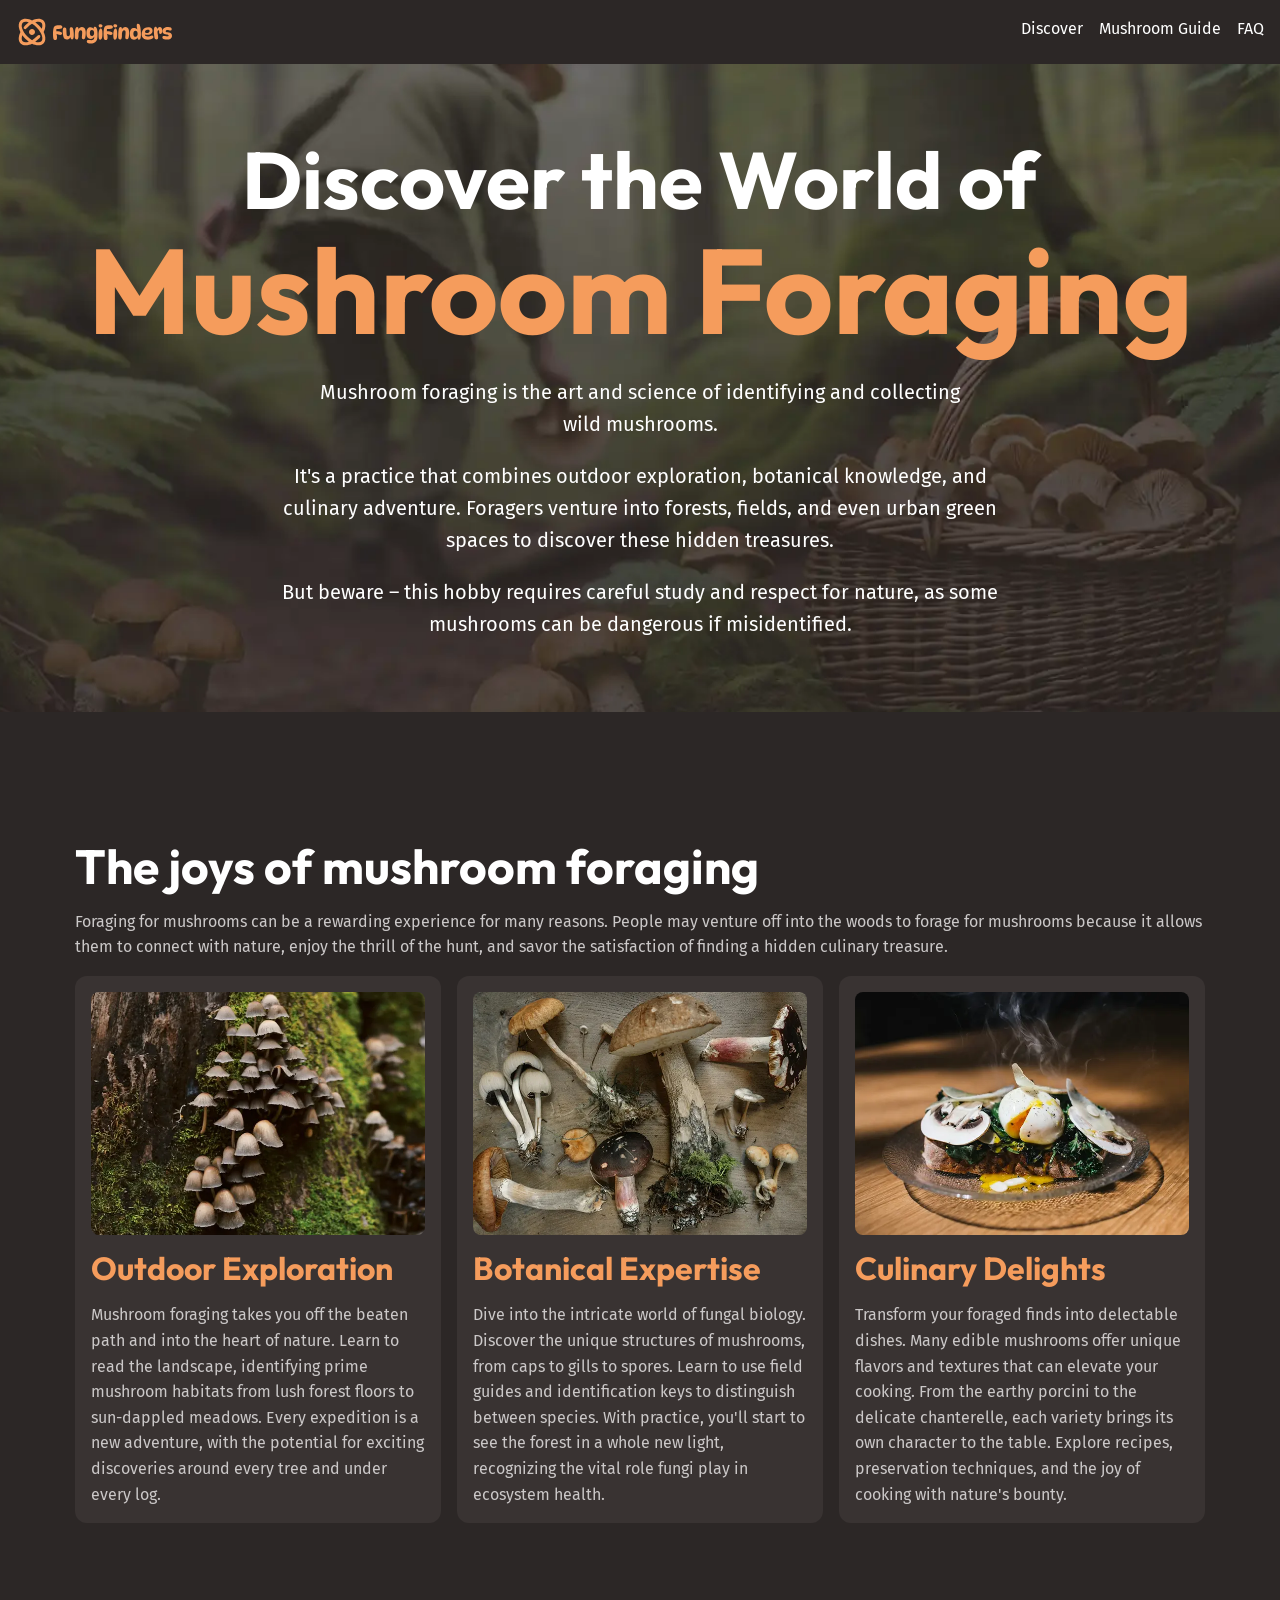
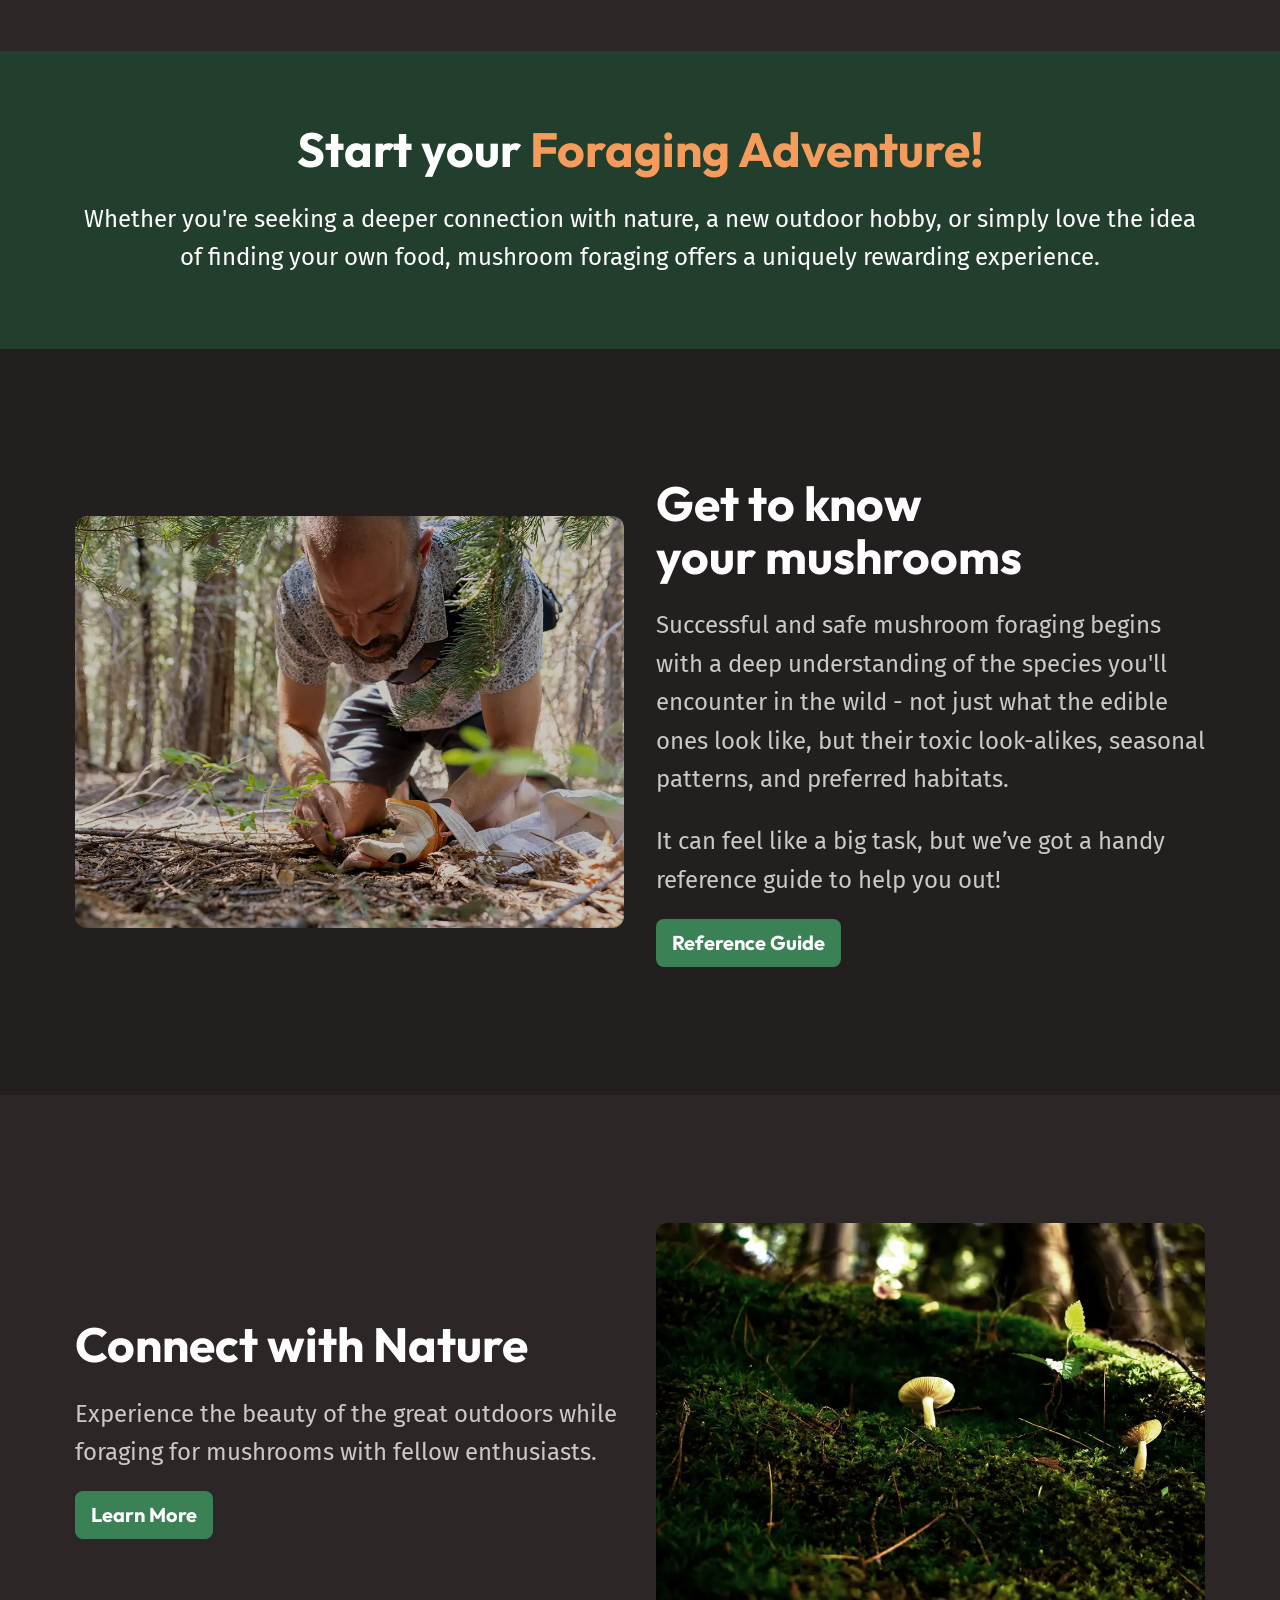
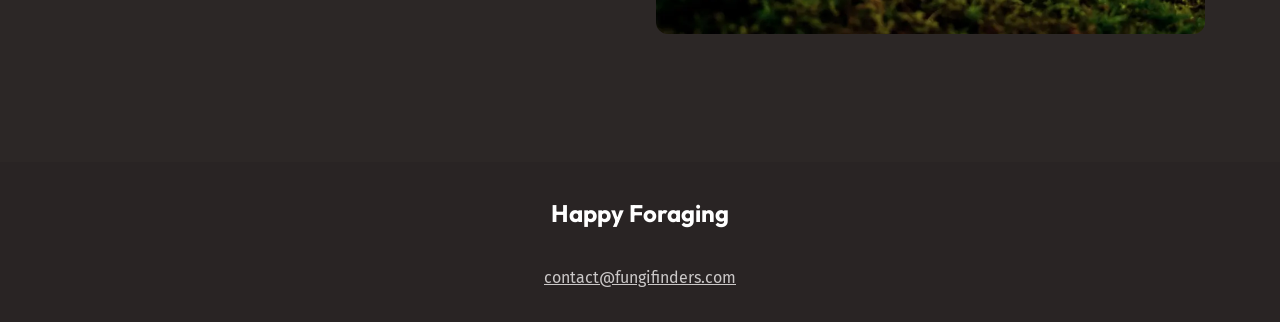
<file: index.html>
<!DOCTYPE html>
<html lang="en">
  <head>
    <meta charset="UTF-8" />
    <meta name="viewport" content="width=device-width, initial-scale=1.0" />
    <title>Fungi Finders</title>
    <link rel="stylesheet" href="style.css" />
    <link rel="preconnect" href="https://fonts.googleapis.com" />
    <link rel="preconnect" href="https://fonts.gstatic.com" crossorigin />
    <link
      href="https://fonts.googleapis.com/css2?family=Fira+Sans:wght@400;700&family=Outfit:wght@100..900&display=swap"
      rel="stylesheet"
    />
    <script src="main.js" defer></script>
  </head>
  <body>
    <a href="#main" class="skip-to-main">skip to main content</a>
    <div class="wrapper" data-width="wide">
      <header class="site-header">
        <div class="site-header__inner">
          <img src="assets/fungi-finders.svg" alt="Fungi Finders" />
          <button aria-controls="primary-nav" aria-expanded="flase">
            <span class="visually-hidden">menu</span>
            <img src="assets/hamburger.svg" alt="" />
          </button>
          <nav id="primary-nav" class="primary-navigation">
            <ul>
              <li><a href="index.html">Discover</a></li>
              <li><a href="discover.html">Mushroom Guide</a></li>
              <li><a href="discover.html#faq">FAQ</a></li>
            </ul>
          </nav>
        </div>
      </header>
    </div>
    <main id="main">
      <section class="hero flow section" data-padding="compact">
        <div class="wrapper">
          <h1 class="hero__title">
            Discover the World of
            <span>Mushroom Foraging</span>
          </h1>
        </div>
        <div class="wrapper" data-width="narrow">
          <div class="flow">
            <p>
              Mushroom foraging is the art and science of identifying and
              collecting wild mushrooms.
            </p>
            <p>
              It's a practice that combines outdoor exploration, botanical
              knowledge, and culinary adventure. Foragers venture into forests,
              fields, and even urban green spaces to discover these hidden
              treasures.
            </p>
            <p>
              But beware – this hobby requires careful study and respect for
              nature, as some mushrooms can be dangerous if misidentified.
            </p>
          </div>
        </div>
      </section>
      <section class="section">
        <div class="wrapper flow">
          <h2 class="section-tittle">The joys of mushroom foraging</h2>
          <p>
            Foraging for mushrooms can be a rewarding experience for many
            reasons. People may venture off into the woods to forage for
            mushrooms because it allows them to connect with nature, enjoy the
            thrill of the hunt, and savor the satisfaction of finding a hidden
            culinary treasure.
          </p>
          <div class="equal-columns">
            <div class="card">
              <img
                src="assets/outdoor-exploration.webp"
                alt="Mushroom in the forest"
              />
              <h3 class="card__title">Outdoor Exploration</h3>
              <p>
                Mushroom foraging takes you off the beaten path and into the
                heart of nature. Learn to read the landscape, identifying prime
                mushroom habitats from lush forest floors to sun-dappled
                meadows. Every expedition is a new adventure, with the potential
                for exciting discoveries around every tree and under every log.
              </p>
            </div>
            <div class="card">
              <img
                src="assets/botanical-expertise.webp"
                alt="Know your mushrooms"
              />
              <h3 class="card__title">Botanical Expertise</h3>
              <p>
                Dive into the intricate world of fungal biology. Discover the
                unique structures of mushrooms, from caps to gills to spores.
                Learn to use field guides and identification keys to distinguish
                between species. With practice, you'll start to see the forest
                in a whole new light, recognizing the vital role fungi play in
                ecosystem health.
              </p>
            </div>
            <div class="card">
              <img
                src="assets/culinary-delight.webp"
                alt="Delecious mushrooms"
              />
              <h3 class="card__title">Culinary Delights</h3>
              <p>
                Transform your foraged finds into delectable dishes. Many edible
                mushrooms offer unique flavors and textures that can elevate
                your cooking. From the earthy porcini to the delicate
                chanterelle, each variety brings its own character to the table.
                Explore recipes, preservation techniques, and the joy of cooking
                with nature's bounty.
              </p>
            </div>
          </div>
        </div>
      </section>
      <section
        class="section background-accent-dark text-center"
        data-padding="compact"
      >
        <div class="wrapper">
          <div class="flow font-size-lg text-high-contrast">
            <h2 class="section-tittle">
              Start your <span class="text-brand">Foraging Adventure!</span>
            </h2>
            <p>
              Whether you're seeking a deeper connection with nature, a new
              outdoor hobby, or simply love the idea of finding your own food,
              mushroom foraging offers a uniquely rewarding experience.
            </p>
          </div>
        </div>
      </section>
      <section class="section background-extra-dark">
        <div class="wrapper">
          <div class="equal-columns" data-gap="large" data-alignment="centered">
            <div>
              <img
                src="assets/get-to-know.webp"
                alt="A man holding his mushrooms"
              />
            </div>
            <div class="flow font-size-lg">
              <h2 class="section-tittle">Get to know your mushrooms</h2>
              <p>
                Successful and safe mushroom foraging begins with a deep
                understanding of the species you'll encounter in the wild - not
                just what the edible ones look like, but their toxic
                look-alikes, seasonal patterns, and preferred habitats.
              </p>
              <p>
                It can feel like a big task, but we’ve got a handy reference
                guide to help you out!
              </p>
              <a href="#" class="button"
                >Reference Guide
                <span class="visually-hidden"
                  >Guides to the wild mushrooms of the forest</span
                >
              </a>
            </div>
          </div>
        </div>
      </section>
      <section class="section">
        <div class="wrapper">
          <div class="equal-columns" data-gap="large" data-alignment="centered">
            <div class="flow font-size-lg">
              <h2 class="section-tittle">Connect with Nature</h2>
              <p>
                Experience the beauty of the great outdoors while foraging for
                mushrooms with fellow enthusiasts.
              </p>
              <a href="#" class="button">
                Learn More
                <span class="visually-hidden">
                  about mushrooms with our helpful reference guide
                </span>
              </a>
            </div>
            <div>
              <img src="assets/nature.webp" alt="Mushrooms in the forest" />
            </div>
          </div>
        </div>
      </section>
    </main>
    <footer class="site-footer">
      <h4 class="site-footer__title">Happy Foraging</h4>
      <a href="mailto:contact@fungifinders.com">contact@fungifinders.com</a>
    </footer>
  </body>
</html>
</file>
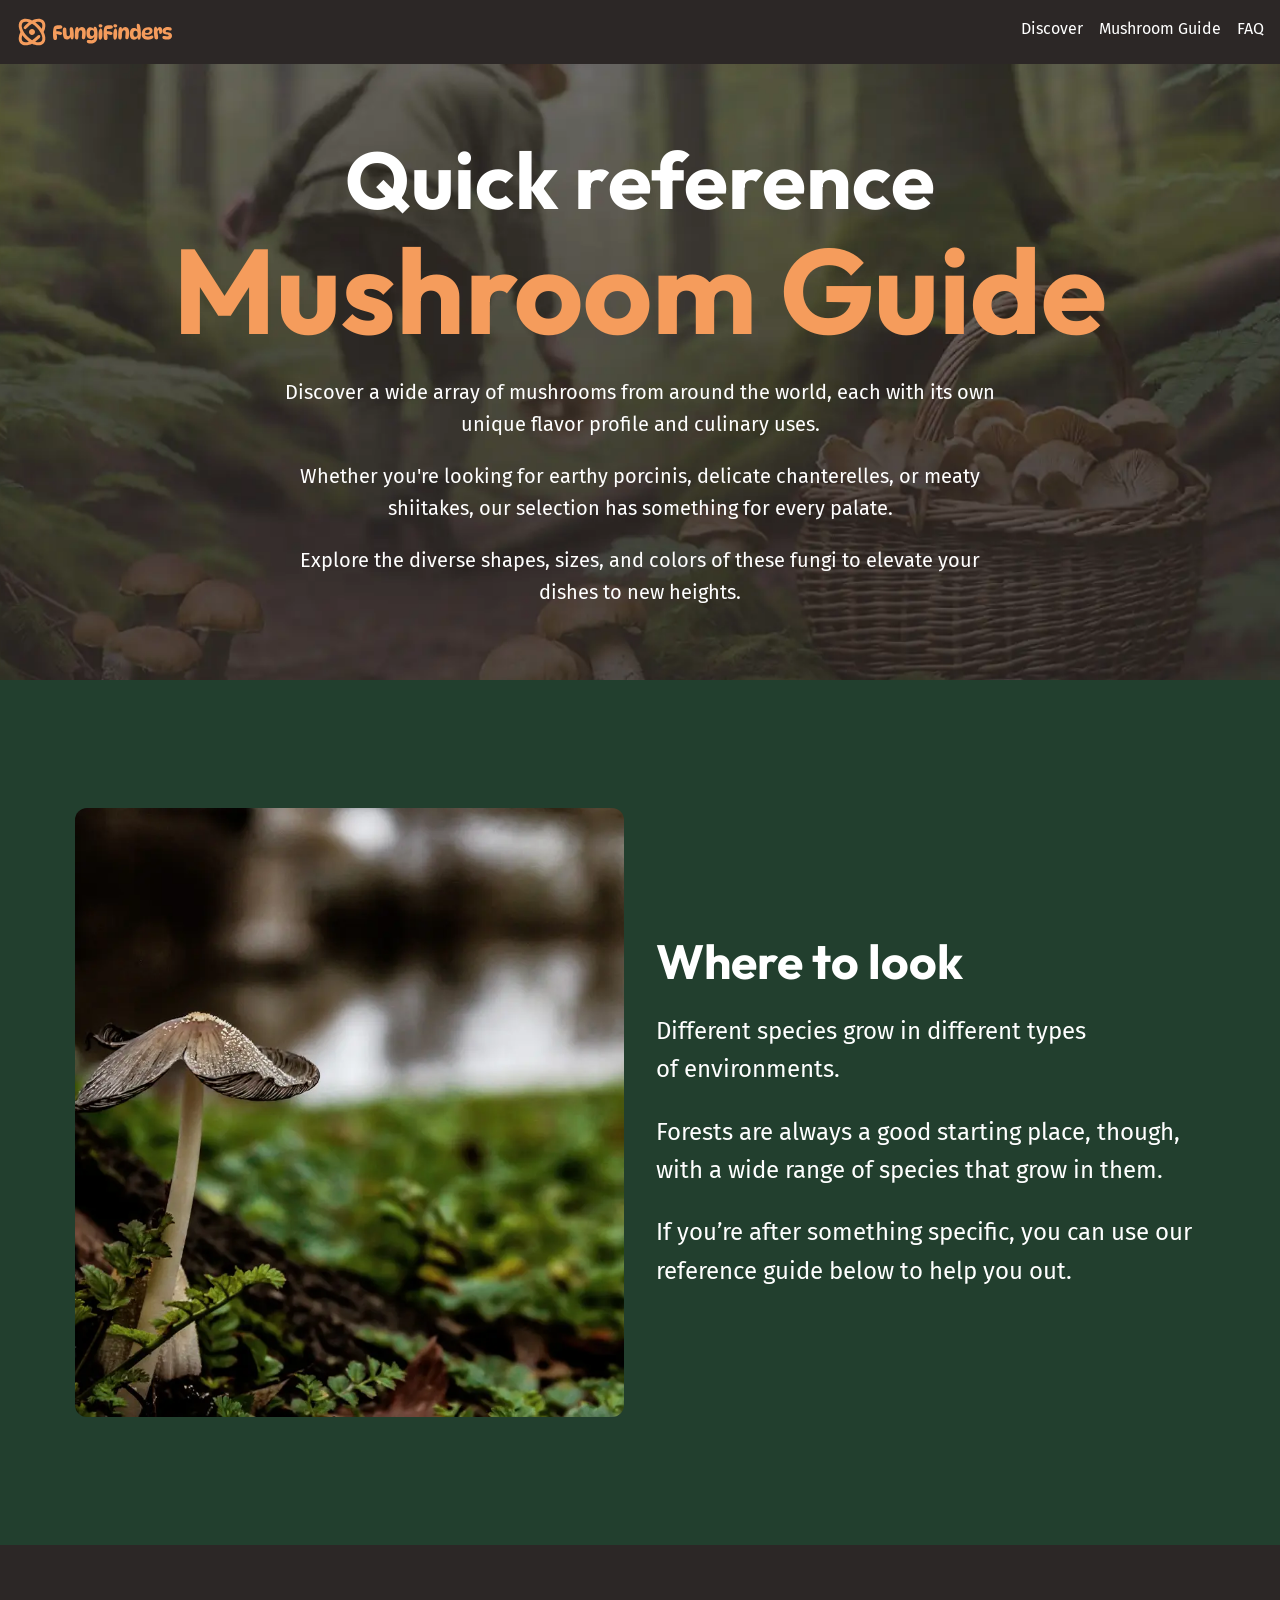
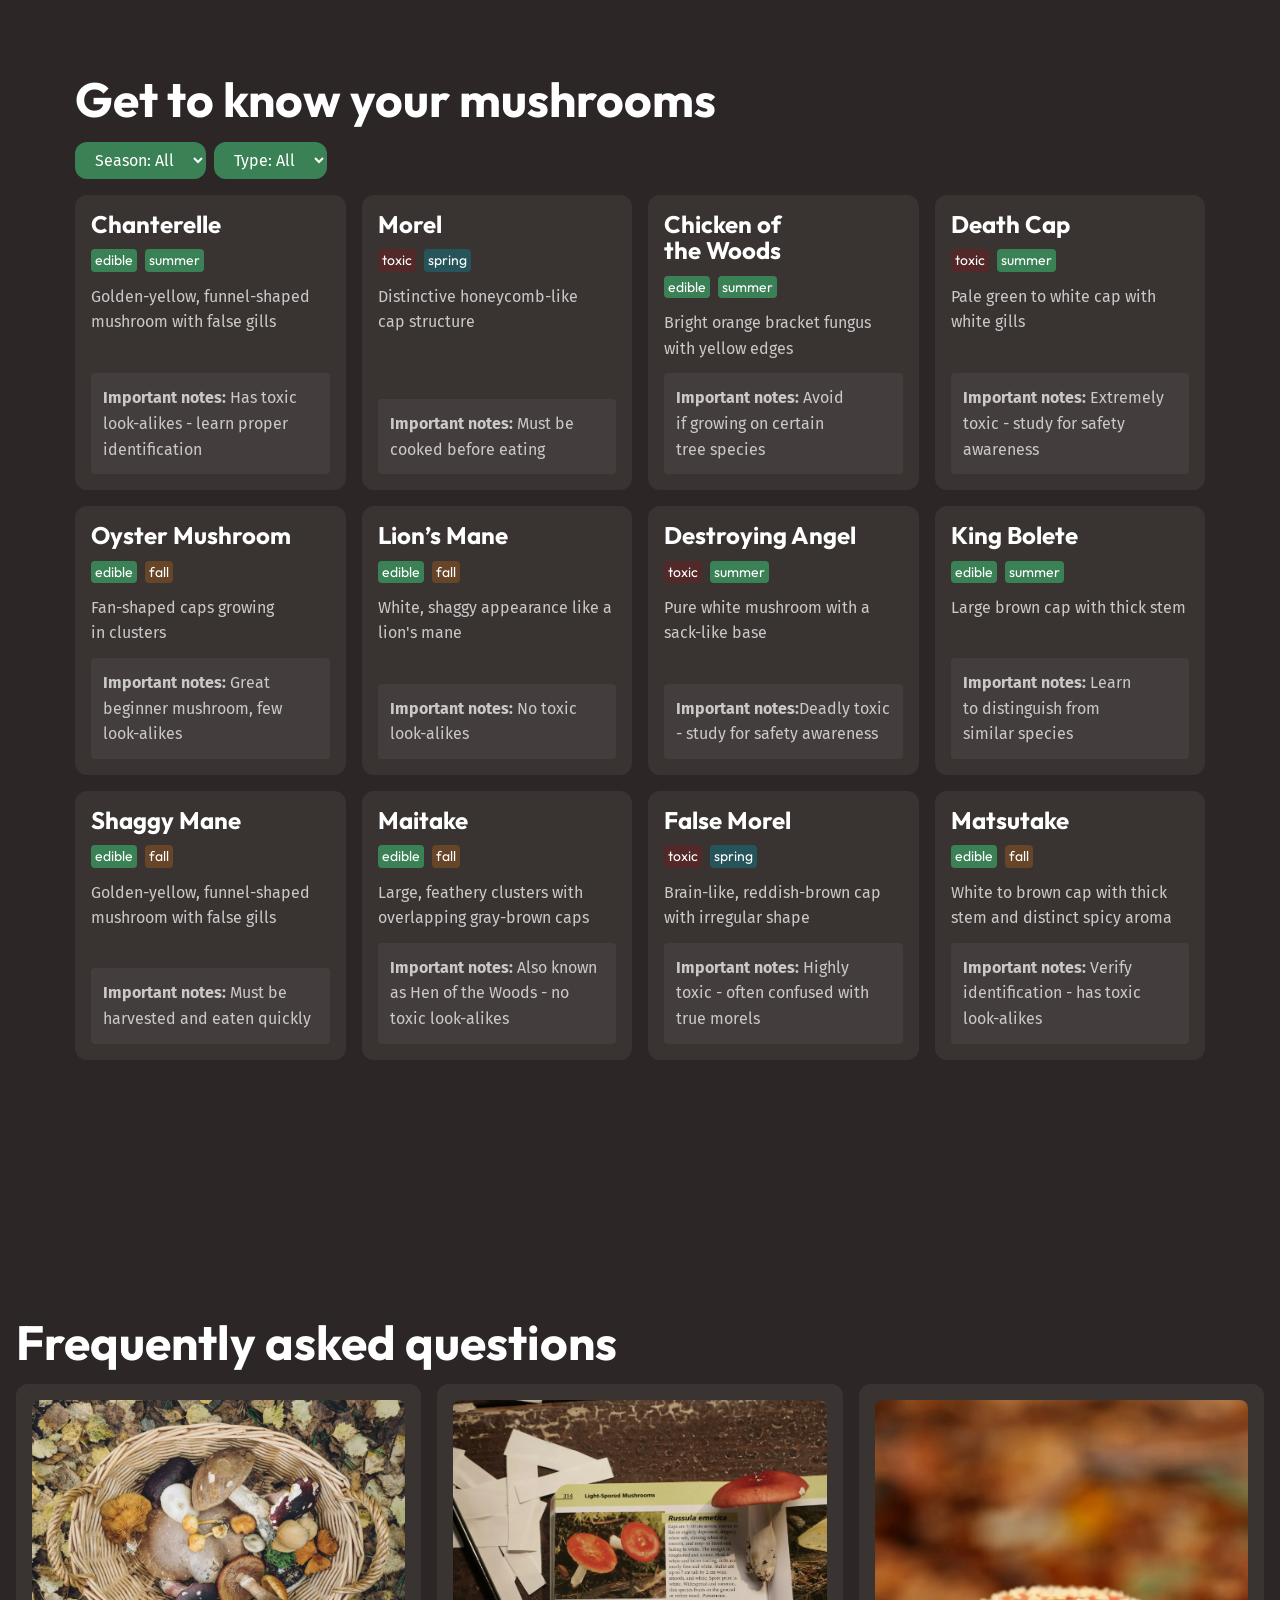
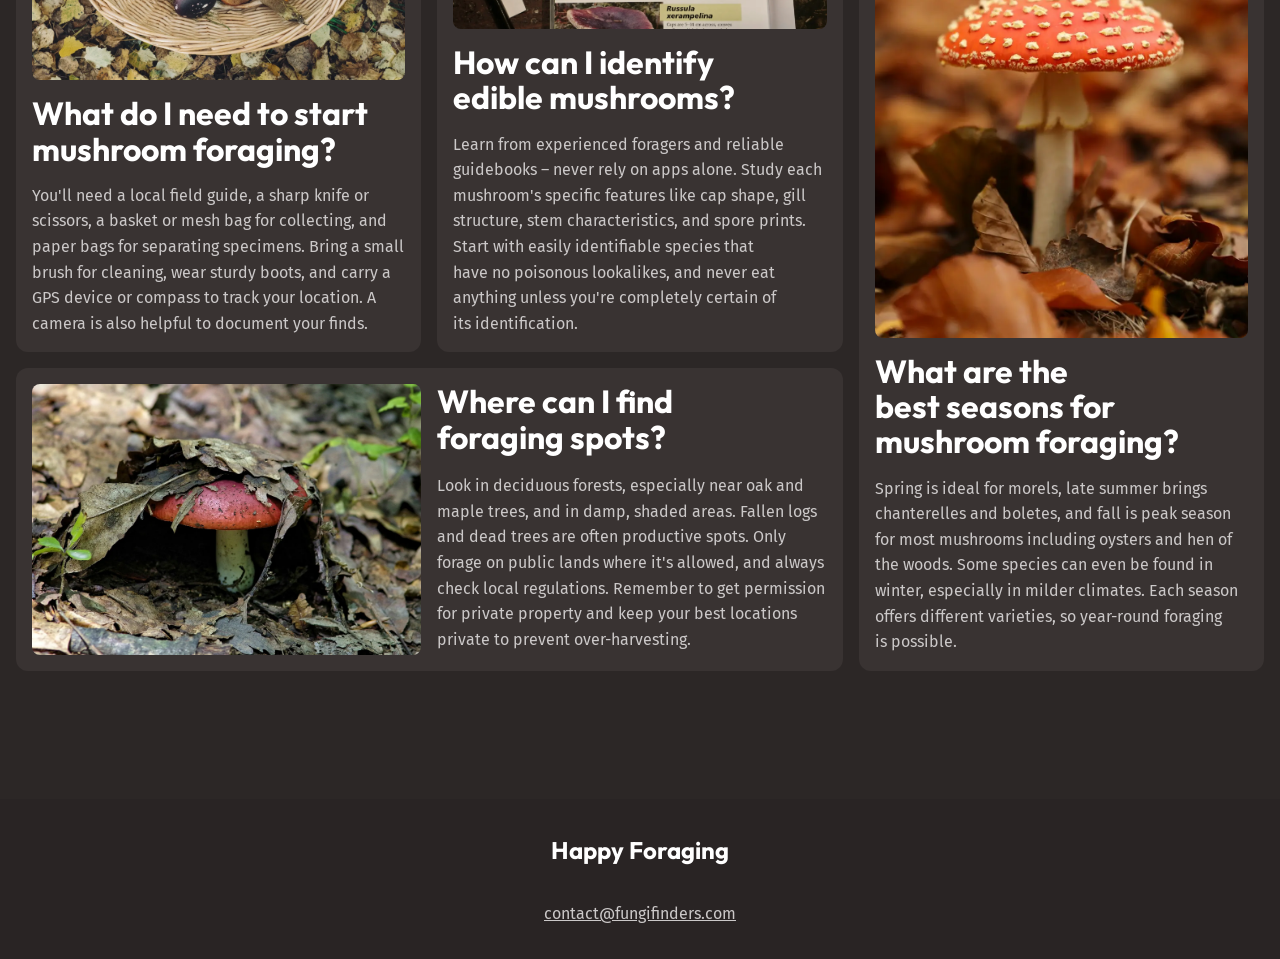
<file: discover.html>
<!DOCTYPE html>
<html lang="en">
  <head>
    <meta charset="UTF-8" />
    <meta name="viewport" content="width=device-width, initial-scale=1.0" />
    <title>Fungi Finders</title>
    <link rel="stylesheet" href="style.css" />
    <link rel="preconnect" href="https://fonts.googleapis.com" />
    <link rel="preconnect" href="https://fonts.gstatic.com" crossorigin />
    <link
      href="https://fonts.googleapis.com/css2?family=Fira+Sans:wght@400;700&family=Outfit:wght@100..900&display=swap"
      rel="stylesheet"
    />
    <script src="main.js" defer></script>
    <script src="discover.js" defer></script>
  </head>
  <body>
    <a href="#main" class="skip-to-main">skip to main content</a>
    <div class="wrapper" data-width="wide">
      <header class="site-header">
        <div class="site-header__inner">
          <img src="assets/fungi-finders.svg" alt="Fungi Finders" />
          <button aria-controls="primary-nav" aria-expanded="flase">
            <span class="visually-hidden">menu</span>
            <img src="assets/hamburger.svg" alt="" />
          </button>
          <nav id="primary-nav" class="primary-navigation">
            <ul>
              <li><a href="index.html">Discover</a></li>
              <li><a href="discover.html">Mushroom Guide</a></li>
              <li><a href="discover.html#faq">FAQ</a></li>
            </ul>
          </nav>
        </div>
      </header>
    </div>
    <main id="main">
      <section class="hero flow section" data-padding="compact">
        <div class="wrapper">
          <h1 class="hero__title">
            Quick reference
            <span>Mushroom Guide</span>
          </h1>
        </div>
        <div class="wrapper" data-width="narrow">
          <div class="flow">
            <p>
              Discover a wide array of mushrooms from around the world, each
              with its own unique flavor profile and culinary uses.
            </p>
            <p>
              Whether you're looking for earthy porcinis, delicate chanterelles,
              or meaty shiitakes, our selection has something for every palate.
            </p>
            <p>
              Explore the diverse shapes, sizes, and colors of these fungi to
              elevate your dishes to new heights.
            </p>
          </div>
        </div>
      </section>
      <section class="section background-accent-dark">
        <div class="wrapper">
          <div class="equal-columns" data-gap="large" data-alignment="centered">
            <img src="assets/where-to-look.webp" alt="" />
            <div class="flow text-high-contrast font-size-lg">
              <h2 class="section-tittle">Where to look</h2>
              <p>Different species grow in different types of environments.</p>
              <p>
                Forests are always a good starting place, though, with a wide
                range of species that grow in them.
              </p>
              <p>
                If you’re after something specific, you can use our reference
                guide below to help you out.
              </p>
            </div>
          </div>
        </div>
      </section>

      <section class="section mushroom-guide">
        <div class="wrapper flow">
          <h2 class="section-tittle">Get to know your mushrooms</h2>
          <div class="flex-group">
            <select name="season" id="season">
              <option value="all">Season: All</option>
              <option value="spring">Spring</option>
              <option value="summer">Summer</option>
              <option value="fall">Fall</option>
            </select>
            <select name="edible" id="edible">
              <option value="all">Type: All</option>
              <option value="edible">Edible</option>
              <option value="toxic">Toxic</option>
            </select>
          </div>

          <div class="grid-auto-fit">
            <div class="card">
              <h3 class="card__title">Chanterelle</h3>
              <ul
                class="tag-list"
                role="list"
                aria-label="Mushroom characteristics"
              >
                <li data-edible="edible">
                  <span class="visually-hidden">This mushroom is</span>
                  edible
                </li>
                <li data-season="summer">
                  <span class="visually-hidden"
                    >You can harvest this mushroom in the</span
                  >
                  summer
                </li>
              </ul>

              <p>Golden-yellow, funnel-shaped mushroom with false gills</p>
              <p class="card__note">
                <strong>Important notes:</strong> Has toxic look-alikes - learn
                proper identification
              </p>
            </div>
            <div class="card">
              <h3 class="card__title">Morel</h3>
              <ul
                class="tag-list"
                role="list"
                aria-label="Mushroom characteristics"
              >
                <li data-edible="toxic">
                  <span class="visually-hidden">This mushroom is</span>
                  toxic
                </li>
                <li data-season="spring">
                  <span class="visually-hidden"
                    >You can harvest this mushroom in the</span
                  >
                  spring
                </li>
              </ul>

              <p>Distinctive honeycomb-like cap structure</p>
              <p class="card__note">
                <strong>Important notes:</strong> Must be cooked before eating
              </p>
            </div>

            <div class="card">
              <h3 class="card__title">Chicken of the Woods</h3>
              <ul
                class="tag-list"
                role="list"
                aria-label="Mushroom characteristics"
              >
                <li data-edible="edible">
                  <span class="visually-hidden">This mushroom is</span>
                  edible
                </li>
                <li data-season="summer">
                  <span class="visually-hidden"
                    >You can harvest this mushroom in the</span
                  >
                  summer
                </li>
              </ul>

              <p>Bright orange bracket fungus with yellow edges</p>
              <p class="card__note">
                <strong>Important notes:</strong> Avoid if growing on certain
                tree species
              </p>
            </div>

            <div class="card">
              <h3 class="card__title">Death Cap</h3>
              <ul
                class="tag-list"
                role="list"
                aria-label="Mushroom characteristics"
              >
                <li data-edible="toxic">
                  <span class="visually-hidden">This mushroom is</span>
                  toxic
                </li>
                <li data-season="summer">
                  <span class="visually-hidden"
                    >You can harvest this mushroom in the</span
                  >
                  summer
                </li>
              </ul>

              <p>Pale green to white cap with white gills</p>
              <p class="card__note">
                <strong>Important notes:</strong> Extremely toxic - study for
                safety awareness
              </p>
            </div>
            <div class="card">
              <h3 class="card__title">Oyster Mushroom</h3>
              <ul
                class="tag-list"
                role="list"
                aria-label="Mushroom characteristics"
              >
                <li data-edible="edible">
                  <span class="visually-hidden">This mushroom is</span>
                  edible
                </li>
                <li data-season="fall">
                  <span class="visually-hidden"
                    >You can harvest this mushroom in the</span
                  >
                  fall
                </li>
              </ul>

              <p>Fan-shaped caps growing in clusters</p>
              <p class="card__note">
                <strong>Important notes:</strong> Great beginner mushroom, few
                look-alikes
              </p>
            </div>
            <div class="card">
              <h3 class="card__title">Lion’s Mane</h3>
              <ul
                class="tag-list"
                role="list"
                aria-label="Mushroom characteristics"
              >
                <li data-edible="edible">
                  <span class="visually-hidden">This mushroom is</span>
                  edible
                </li>
                <li data-season="fall">
                  <span class="visually-hidden"
                    >You can harvest this mushroom in the</span
                  >
                  fall
                </li>
              </ul>

              <p>White, shaggy appearance like a lion's mane</p>
              <p class="card__note">
                <strong>Important notes:</strong> No toxic look-alikes
              </p>
            </div>
            <div class="card">
              <h3 class="card__title">Destroying Angel</h3>
              <ul
                class="tag-list"
                role="list"
                aria-label="Mushroom characteristics"
              >
                <li data-edible="toxic">
                  <span class="visually-hidden">This mushroom is</span>
                  toxic
                </li>
                <li data-season="summer">
                  <span class="visually-hidden"
                    >You can harvest this mushroom in the</span
                  >
                  summer
                </li>
              </ul>

              <p>Pure white mushroom with a sack-like base</p>
              <p class="card__note">
                <strong>Important notes:</strong>Deadly toxic - study for safety
                awareness
              </p>
            </div>
            <div class="card">
              <h3 class="card__title">King Bolete</h3>
              <ul
                class="tag-list"
                role="list"
                aria-label="Mushroom characteristics"
              >
                <li data-edible="edible">
                  <span class="visually-hidden">This mushroom is</span>
                  edible
                </li>
                <li data-season="summer">
                  <span class="visually-hidden"
                    >You can harvest this mushroom in the</span
                  >
                  summer
                </li>
              </ul>

              <p>Large brown cap with thick stem</p>
              <p class="card__note">
                <strong>Important notes:</strong> Learn to distinguish from
                similar species
              </p>
            </div>
            <div class="card">
              <h3 class="card__title">Shaggy Mane</h3>
              <ul
                class="tag-list"
                role="list"
                aria-label="Mushroom characteristics"
              >
                <li data-edible="edible">
                  <span class="visually-hidden">This mushroom is</span>
                  edible
                </li>
                <li data-season="fall">
                  <span class="visually-hidden"
                    >You can harvest this mushroom in the</span
                  >
                  fall
                </li>
              </ul>

              <p>Golden-yellow, funnel-shaped mushroom with false gills</p>
              <p class="card__note">
                <strong>Important notes:</strong> Must be harvested and eaten
                quickly
              </p>
            </div>
            <div class="card">
              <h3 class="card__title">Maitake</h3>
              <ul
                class="tag-list"
                role="list"
                aria-label="Mushroom characteristics"
              >
                <li data-edible="edible">
                  <span class="visually-hidden">This mushroom is</span>
                  edible
                </li>
                <li data-season="fall">
                  <span class="visually-hidden"
                    >You can harvest this mushroom in the</span
                  >
                  fall
                </li>
              </ul>

              <p>Large, feathery clusters with overlapping gray-brown caps</p>
              <p class="card__note">
                <strong>Important notes:</strong> Also known as Hen of the Woods
                - no toxic look-alikes
              </p>
            </div>
            <div class="card">
              <h3 class="card__title">False Morel</h3>
              <ul
                class="tag-list"
                role="list"
                aria-label="Mushroom characteristics"
              >
                <li data-edible="toxic">
                  <span class="visually-hidden">This mushroom is</span>
                  toxic
                </li>
                <li data-season="spring">
                  <span class="visually-hidden"
                    >You can harvest this mushroom in the</span
                  >
                  spring
                </li>
              </ul>

              <p>Brain-like, reddish-brown cap with irregular shape</p>
              <p class="card__note">
                <strong>Important notes:</strong> Highly toxic - often confused
                with true morels
              </p>
            </div>
            <div class="card">
              <h3 class="card__title">Matsutake</h3>
              <ul
                class="tag-list"
                role="list"
                aria-label="Mushroom characteristics"
              >
                <li data-edible="edible">
                  <span class="visually-hidden">This mushroom is</span>
                  edible
                </li>
                <li data-season="fall">
                  <span class="visually-hidden"
                    >You can harvest this mushroom in the</span
                  >
                  fall
                </li>
              </ul>

              <p>White to brown cap with thick stem and distinct spicy aroma</p>
              <p class="card__note">
                <strong>Important notes:</strong> Verify identification - has
                toxic look-alikes
              </p>
            </div>
          </div>

          <div class="no-result-message" hidden>
            No cards match these filters
          </div>
        </div>
      </section>
      <section id="faq" class="section">
        <div class="wrapper flow" data-width="wide">
          <h2 class="section-tittle">Frequently asked questions</h2>
          <div class="faq-bento">
            <div class="card">
              <img src="assets/start-foraging.webp" alt="" />
              <h2 class="card__title">
                What do I need to start mushroom foraging?
              </h2>
              <p>
                You'll need a local field guide, a sharp knife or scissors, a
                basket or mesh bag for collecting, and paper bags for separating
                specimens. Bring a small brush for cleaning, wear sturdy boots,
                and carry a GPS device or compass to track your location. A
                camera is also helpful to document your finds.
              </p>
            </div>
            <div class="card">
              <img src="assets/identify-mushrooms.webp" alt="" />
              <h2 class="card__title">How can I identify edible mushrooms?</h2>
              <p>
                Learn from experienced foragers and reliable guidebooks – never
                rely on apps alone. Study each mushroom's specific features like
                cap shape, gill structure, stem characteristics, and spore
                prints. Start with easily identifiable species that have no
                poisonous lookalikes, and never eat anything unless you're
                completely certain of its identification.
              </p>
            </div>
            <div class="card">
              <img src="assets/where-to-find.webp" alt="" />
              <h2 class="card__title">Where can I find foraging spots?</h2>
              <p>
                Look in deciduous forests, especially near oak and maple trees,
                and in damp, shaded areas. Fallen logs and dead trees are often
                productive spots. Only forage on public lands where it's
                allowed, and always check local regulations. Remember to get
                permission for private property and keep your best locations
                private to prevent over-harvesting.
              </p>
            </div>
            <div class="card">
              <img src="assets/best-seasons.webp" alt="" />
              <h2 class="card__title">
                What are the best seasons for mushroom foraging?
              </h2>
              <p>
                Spring is ideal for morels, late summer brings chanterelles and
                boletes, and fall is peak season for most mushrooms including
                oysters and hen of the woods. Some species can even be found in
                winter, especially in milder climates. Each season offers
                different varieties, so year-round foraging is possible.
              </p>
            </div>
          </div>
        </div>
      </section>
    </main>
    <footer class="site-footer">
      <h4 class="site-footer__title">Happy Foraging</h4>
      <a href="mailto:contact@fungifinders.com">contact@fungifinders.com</a>
    </footer>
  </body>
</html>
</file>
<file: style.css>
@layer reset {
  *,
  *::before,
  *::after {
    box-sizing: border-box;
  }

  /* https://kilianvalkhof.com/2022/css-html/your-css-reset-needs-text-size-adjust-probably/ */
  html {
    -moz-text-size-adjust: none;
    -webkit-text-size-adjust: none;
    text-size-adjust: none;
  }

  body,
  h1,
  h2,
  h3,
  h4,
  p,
  figure,
  blockquote,
  dl,
  dd {
    margin: 0;
  }

  /* https://www.scottohara.me/blog/2019/01/12/lists-and-safari.html */
  [role="list"] {
    list-style: none;
    margin: 0;
    padding: 0;
  }

  body {
    min-block-size: 100vh;
    line-height: 1.6;
  }

  h1,
  h2,
  h3,
  button,
  input,
  label {
    line-height: 1.1;
  }

  h1,
  h2,
  h3,
  h4 {
    text-wrap: balance;
  }

  p,
  li {
    text-wrap: pretty;
  }

  img,
  picture {
    max-inline-size: 100%;
    display: block;
  }

  input,
  button,
  textarea,
  select {
    font: inherit;
  }

  ul,
  ol {
    list-style: none;
    padding: 0;
    margin: 0;
  }
}

@layer base {
  :root {
    --clr-white: #ffffff;
    --clr-gray-100: hsl(0, 2%, 79%);
    --clr-brand-400: hsl(25, 88%, 75%);
    --clr-brand-500: hsl(25, 88%, 66%);
    --clr-green-400: hsl(143, 19%, 49%);
    --clr-green-500: hsl(143, 38%, 37%);
    --clr-green-600: hsl(145, 29%, 19%);
    --clr-brown-500: hsl(10, 5%, 25%);
    --clr-brown-600: hsl(9, 7%, 21%);
    --clr-brown-700: hsl(9, 8%, 16%);
    --clr-brown-800: hsl(0, 6%, 15%);
    --clr-brown-900: hsl(0, 6%, 13%);

    --clr-orange-500: hsl(28, 43%, 28%);
    --clr-red-500: hsl(359, 34%, 24%);
    --clr-teal-500: hsl(186, 42%, 25%);

    --ff-body: "Fira Sans", sans-serif;
    --ff-heading: "Outfit", sans-serif;

    --fs-300: 0.875rem;
    --fs-400: 1rem;
    --fs-500: 1.125rem;
    --fs-600: 1.25rem;
    --fs-700: 1.5rem;
    --fs-800: 2rem;
    --fs-900: 3.75rem;
    --fs-1000: 3.75rem;

    @media (width > 760px) {
      --fs-300: 0.875rem;
      --fs-400: 1rem;
      --fs-500: 1.25rem;
      --fs-600: 1.5rem;
      --fs-700: 2rem;
      --fs-800: 3rem;
      --fs-900: 5rem;
      --fs-1000: 7.5rem;
    }
  }
  :root {
    --text-main: var(--clr-gray-100);
    --text-high-contrast: var(--clr-white);
    --text-brand: var(--clr-brand-500);
    --text-brand-light: var(--clr-brand-400);

    --background-accent-light: var(--clr-green-400);
    --background-accent-main: var(--clr-green-500);
    --background-accent-dark: var(--clr-green-600);

    --background-extra-light: var(--clr-brown-500);
    --background-light: var(--clr-brown-600);
    --background-main: var(--clr-brown-700);
    --background-dark: var(--clr-brown-800);
    --background-extra-dark: var(--clr-brown-900);

    --font-size-heading-sm: var(--fs-700);
    --font-size-heading-regular: var(--fs-800);
    --font-size-heading-lg: var(--fs-900);
    --font-size-heading-xl: var(--fs-1000);

    --font-size-sm: var(--fs-300);
    --font-size-regular: var(--fs-400);
    --font-size-md: var(--fs-500);
    --font-size-lg: var(--fs-600);

    --border-radius-1: 0.25rem;
    --border-radius-2: 0.5rem;
    --border-radius-3: 0.75rem;
  }

  html {
    font-family: var(--ff-body);
    line-height: 1.6;
  }

  @media (prefers-reduced-motion: no-preference) {
    html {
      scroll-behavior: smooth;
    }
  }

  body {
    font-size: var(--font-size-regular);
    color: var(--text-main);
    background-color: var(--background-main);
  }

  h1,
  h2,
  h3,
  h4 {
    font-family: var(--ff-heading);
    color: var(--text-high-contrast);
  }

  h1 {
    font-size: var(--font-size-heading-lg);
  }

  a {
    color: var(--text-high-contrast);
  }

  a:hover,
  a:focus-visible {
    color: var(--text-brand-light);
  }

  img {
    border-radius: var(--border-radius-3);
  }
}

@layer layout {
  .flex-group {
    display: flex;
    flex-wrap: wrap;
    gap: 0.5rem;
  }

  .flow > * + * {
    margin-top: var(--flow-spacer, 1em);
  }

  .grid-flow {
    display: grid;
    gap: var(--grid-flow-gap, 1rem);
  }

  .grid-auto-fit {
    --min-col-size: 250px;

    display: grid;
    gap: 1rem;
    grid-template-columns: repeat(auto-fit, minmax(min(250px, 100%), 1fr));
  }

  .equal-columns {
    display: grid;
    gap: var(--equal-columns-gap, 1rem);
    align-items: var(--equal-columns-vertical-alignment, stretch);

    @media (width > 760px) {
      grid-auto-flow: column;
      grid-auto-columns: 1fr;
    }
    &[data-gap="large"] {
      --equal-columns-gap: 2rem;
    }

    &[data-alignment="centered"] {
      --equal-columns-vertical-alignment: center;
    }
  }

  .section {
    --padding: 3.75rem;
    padding-block: var(--padding);

    @media (width > 760px) {
      --padding: 8rem;

      &[data-padding="compact"] {
        --padding: 4.5rem;
      }
    }
  }

  .wrapper {
    --wrapper-max-width: 1130px;

    max-width: var(--wrapper-max-width);
    margin-inline: auto;
    padding-inline: 1rem;
    box-sizing: content-box;

    &[data-width="narrow"] {
      --wrapper-max-width: 730px;
    }

    &[data-width="wide"] {
      --wrapper-max-width: 1330px;
    }
  }
}

@layer components {
  .skip-to-main:not(:focus) {
    clip: rect(0 0 0 0);
    clip-path: inset(50%);
    height: 1px;
    overflow: hidden;
    position: absolute;
    white-space: nowrap;
    width: 1px;
  }

  .skip-to-main {
    position: absolute;
    text-decoration: none;
    font-family: var(--ff-heading);
    padding: 0.75rem;
    background-color: var(--background-accent-main);
  }

  .site-header {
    padding-block: 1rem;
  }

  .site-header__inner {
    display: flex;
    flex-wrap: wrap;
    gap: 0.5rem 1rem;
    justify-content: space-between;
  }

  [aria-controls="primary-nav"] {
    z-index: 100;
    background-color: transparent;
    border: 0;

    img {
      border-radius: 0;
    }

    @media (width > 760px) {
      display: none;
    }
  }

  .primary-navigation {
    ul {
      display: flex;
      gap: 0.5rem 1rem;
      flex-wrap: wrap;
    }

    a {
      text-decoration: none;
    }

    @media (width < 760px) {
      display: none;
      z-index: 10;
      background-color: var(--background-accent-main);
      padding: 2rem;
      position: absolute;
      top: 0;
      right: 0;
      font-size: var(--font-size-lg);
      font-family: var(--ff-heading);
      font-weight: 700;
      border-radius: 0 0 0 vtopar(--border-radius-3);

      ul {
        flex-direction: column;
        gap: 0;
      }

      li + li {
        margin-top: 1rem;
        padding-top: 1rem;
        border-top: 2px solid var(--background-accent-light);
      }
    }
  }

  @media (width < 760px) {
    [aria-expanded="true"] + .primary-navigation {
      display: block;
    }
  }

  .site-footer {
    text-align: center;
    background-color: var(--background-dark);
    display: grid;
    gap: 2rem;
    padding-block: 2rem;

    a {
      color: var(--text-main);
    }

    a:hover,
    a:focus-visible {
      color: var(--text-brand);
    }
  }

  .site-footer__title {
    font-size: var(--font-size-lg);
    font-family: var(--ff-heading);
    font-weight: 700;
  }

  .hero {
    text-align: center;
    font-size: var(--font-size-md);
    color: var(--text-high-contrast);
    background-image: url(/assets/hero.webp);
    background-size: cover;
    background-position: center;
  }

  .hero__title {
    font-size: var(--font-size-heading-lg);

    span {
      font-size: var(--font-size-heading-xl);
      color: var(--text-brand);
      display: block;
    }
  }

  .mushroom-guide {
    --card-title-font-size: var(--font-size-lg);
    --card-title-color: var(--text-high-contrast);
    --card-gap: 0.75rem;
  }

  .faq-bento {
    --card-title-color: var(--text-high-contrast);

    display: grid;
    gap: 1rem;
    grid-template-areas:
      "card-one"
      "card-two"
      "card-three"
      "card-four";

    @media (width > 600px) {
      grid-template-columns: repeat(2, 1fr);
      grid-template-areas:
        "card-one card-two"
        "card-three card-four";
    }

    @media (width > 900px) {
      grid-template-columns: repeat(3, 1fr);
      grid-template-areas:
        "card-one card-two card-four"
        "card-three card-three card-four";
    }

    img {
      height: 100%;
      object-fit: cover;
    }

    .card:nth-child(1) {
      grid-area: card-one;
    }

    .card:nth-child(2) {
      grid-area: card-two;
    }

    .card:nth-child(3) {
      grid-area: card-three;

      @media (width > 900px) {
        display: grid;
        gap: 1rem;
        grid-template-columns: 1fr 1fr;

        img {
          grid-column: 1 / 2;
          grid-row: 1 / 3;
        }
      }
    }

    .card:nth-child(4) {
      grid-area: card-four;
    }
  }

  .card {
    display: flex;
    flex-direction: column;
    gap: var(--card-gap, 1rem);
    padding: 1rem;
    background-color: var(--background-light);
    border-radius: var(--border-radius-3);

    img {
      border-radius: var(--border-radius-2);
    }
  }

  .card__title {
    font-size: var(--card-title-font-size, var(--font-size-heading-sm));
    color: var(--card-title-color, var(--text-brand));
  }

  .card__note {
    margin-top: auto;
    background-color: var(--background-extra-light);
    padding: 0.75rem;
    border-radius: var(--border-radius-1);
  }

  .tag-list {
    display: flex;
    gap: 0.5rem;
    flex-wrap: wrap;

    li {
      font-family: var(--ff-heading);
      font-size: var(--font-size-sm);
      color: var(--text-high-contrast);

      padding: 0rem 0.25rem;
      background-color: var(--tag-bg, red);
      border-radius: var(--border-radius-1);
    }

    [data-edible="edible"] {
      --tag-bg: var(--background-accent-main);
    }

    [data-edible="toxic"] {
      --tag-bg: var(--clr-red-500);
    }

    [data-season="summer"] {
      --tag-bg: var(--background-accent-main);
    }

    [data-season="spring"] {
      --tag-bg: var(--clr-teal-500);
    }

    [data-season="fall"] {
      --tag-bg: var(--clr-orange-500);
    }
  }

  .button {
    display: inline-flex;
    font-size: var(--font-size-md);
    padding: 0.5rem 1rem;
    text-decoration: none;
    cursor: pointer;
    background-color: var(--button-bg-color, var(--background-accent-main));
    font-family: var(--ff-heading);
    font-weight: 700;
    border-radius: var(--border-radius-2);
  }

  .button:hover,
  .button:focus-visible {
    color: var(--text-high-contrast);
    background-color: var(--background-accent-light);
  }

  select {
    padding: 0.5rem 1rem;
    background-color: var(--background-accent-main);
    border-radius: var(--border-radius-3);
    border: 0;
    color: var(--text-high-contrast);
  }
}

@layer utilities {
  [hidden] {
    display: none;
  }

  .visually-hidden {
    clip: rect(0 0 0 0);
    clip-path: inset(50%);
    height: 1px;
    overflow: hidden;
    position: absolute;
    white-space: nowrap;
    width: 1px;
  }

  .text-center {
    text-align: center;
  }

  .text-main {
    color: var(--text-main);
  }

  .text-high-contrast {
    color: var(--text-high-contrast);
  }

  .section-tittle {
    font-size: var(--font-size-heading-regular);
  }

  .text-brand {
    color: var(--text-brand);
  }

  .text-brand-light {
    color: var(--text-brand-light);
  }

  .background-accent-light {
    background-color: var(--background-accent-light);
  }

  .background-accent-main {
    background-color: var(--background-accent-main);
  }

  .background-accent-dark {
    background-color: var(--background-accent-dark);
  }

  .background-extra-light {
    background-color: var(--background-extra-light);
  }

  .background-light {
    background-color: var(--background-light);
  }

  .background-main {
    background-color: var(--background-main);
  }

  .background-dark {
    background-color: var(--background-dark);
  }

  .background-extra-dark {
    background-color: var(--background-extra-dark);
  }

  .font-size-heading-sm {
    font-size: var(--font-size-heading-sm);
  }

  .font-size-heading-regular {
    font-size: var(--font-size-heading-regular);
  }

  .font-size-heading-lg {
    font-size: var(--font-size-heading-lg);
  }

  .font-size-heading-xl {
    font-size: var(--font-size-heading-sm);
  }

  .font-size-sm {
    font-size: var(--font-size-sm);
  }

  .font-size-regular {
    font-size: var(--font-size-regular);
  }

  .font-size-md {
    font-size: var(--font-size-md);
  }

  .font-size-lg {
    font-size: var(--font-size-lg);
  }
  .boarder-radius-md {
    border-radius: var(--border-radius-2);
  }
  .boarder-radius-sm {
    border-radius: var(--border-radius-1);
  }
}
</file>
